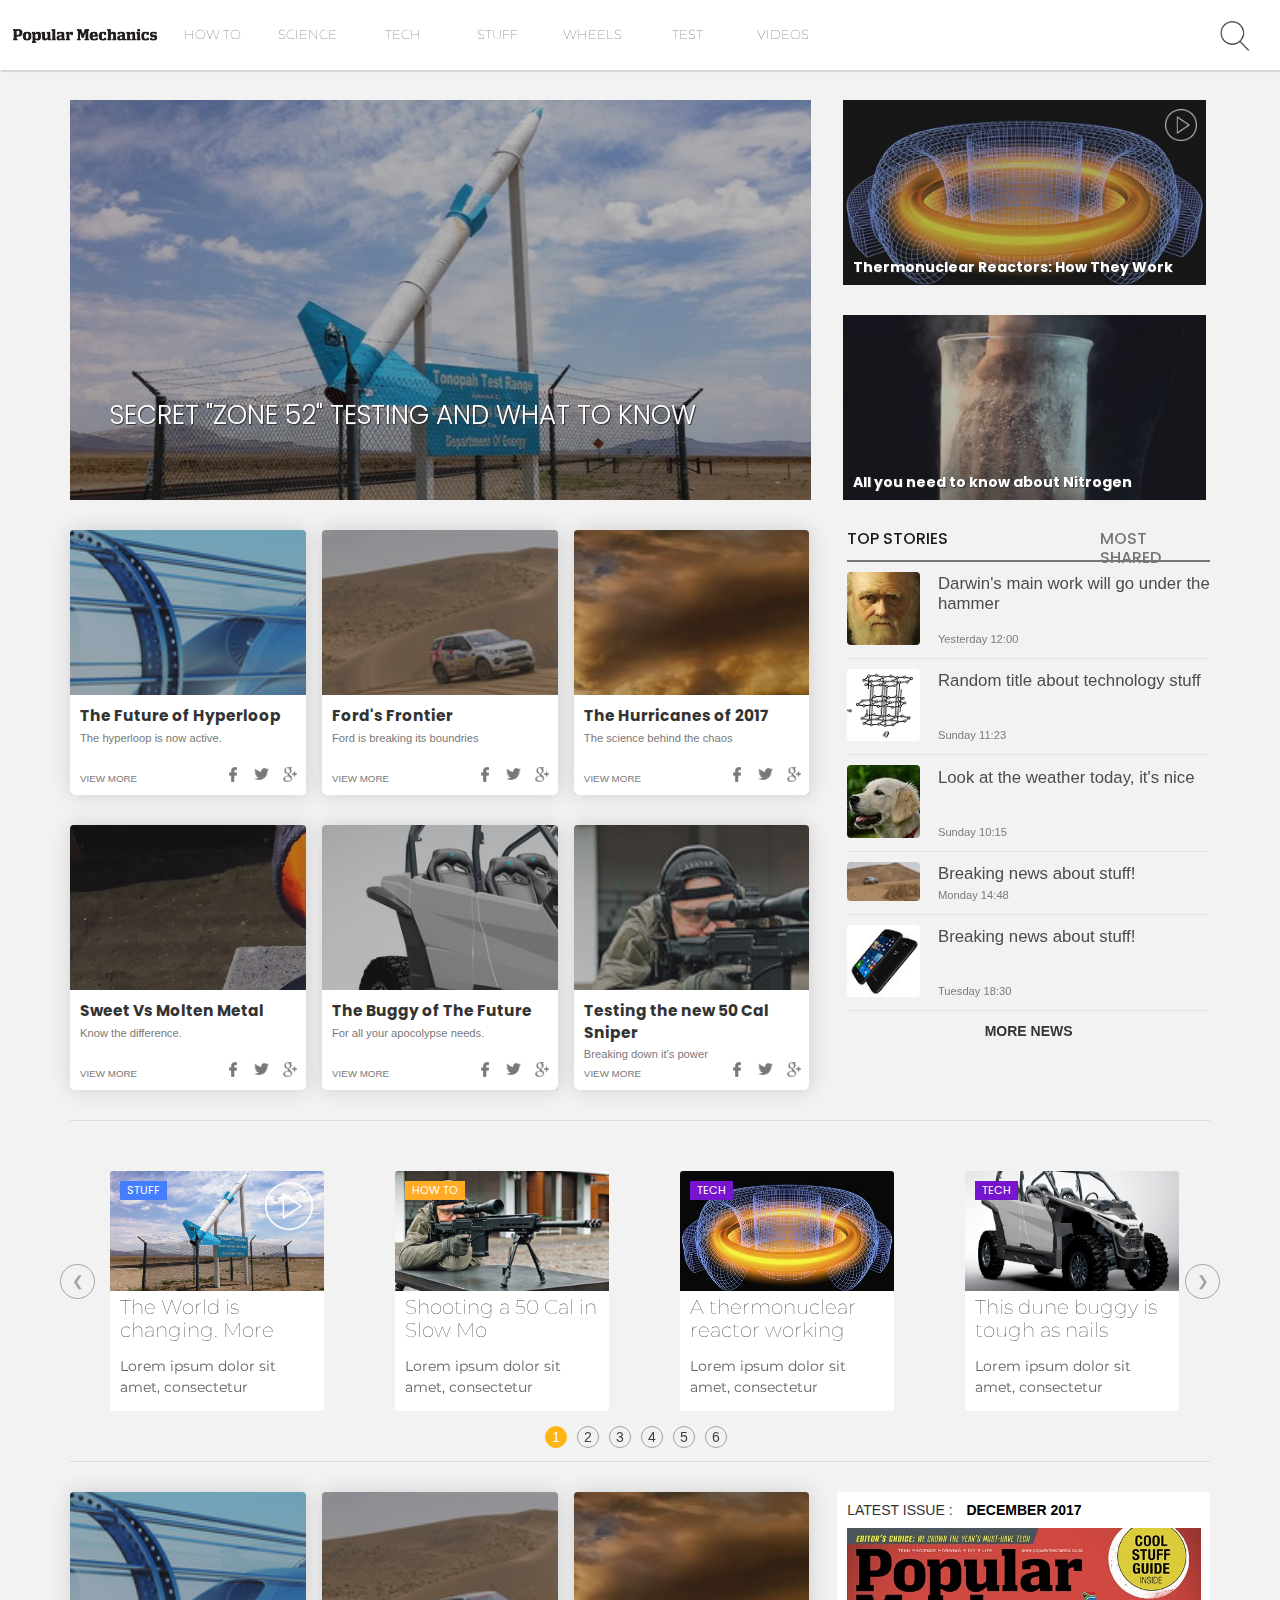
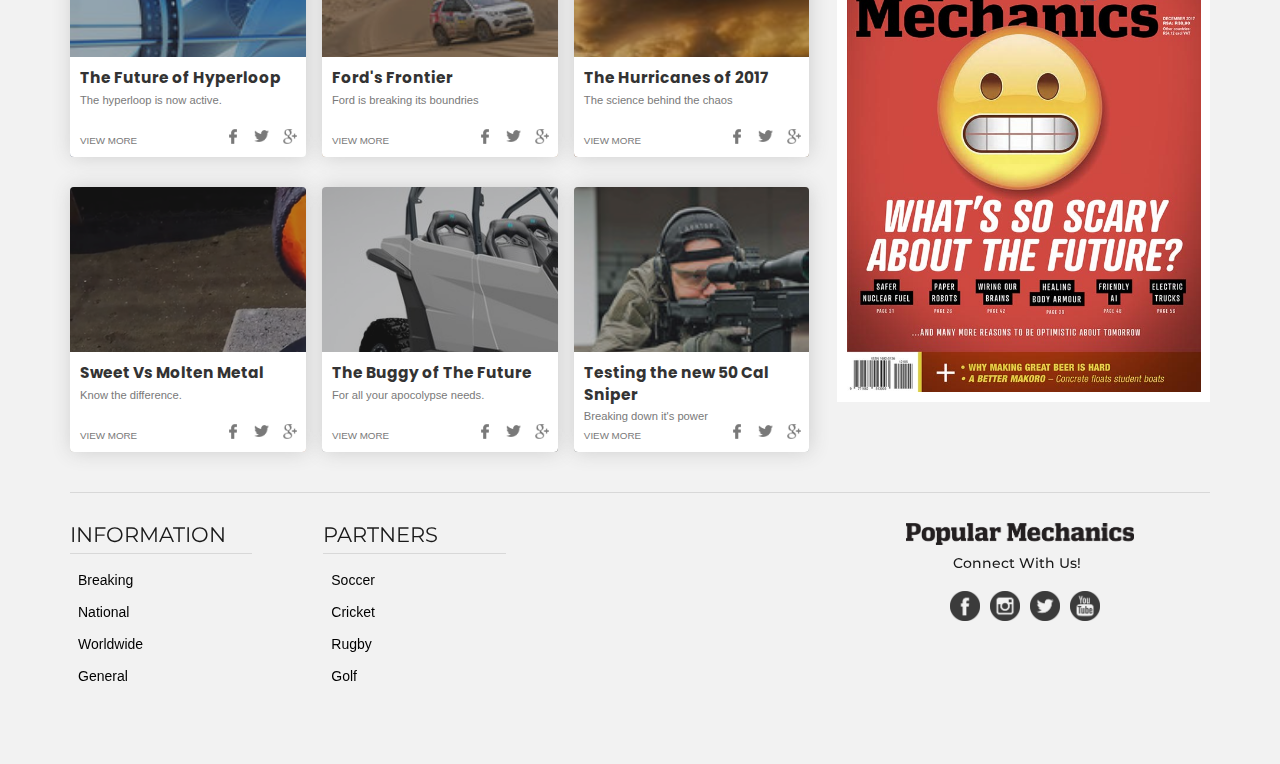
<file: index.html>
<!DOCTYPE>
<html lang="en">

<head>
    <meta charset="utf-8">
    <meta name="viewport" content="width=device-width, initial-scale=1, maximum-scale=1">
    <title>Popular Mechanics</title>
    <meta name="MobileOptimized" content="width">
    <meta name="HandheldFriendly" content="true">
    <meta name="author1" content="UX/UI Design, CSS, HTML, JS - Darian Steyn">

    <link rel="stylesheet" href="css/styles.css">
    <link rel="stylesheet" href="css/normalize.css">
    <link href="https://fonts.googleapis.com/css?family=Poppins:400,500,600" rel="stylesheet">
    <link href="https://fonts.googleapis.com/css?family=Montserrat:400,500|Open+Sans:400,600" rel="stylesheet">
    <link rel="icon" type="img/ico" href="img/pmFav.ico">

    <script src="js/jquery.min.js"></script>
</head>

<body class="index">
    <div class="header-bg col-12">
        <div class="nav-wrap col-12">
            <a href="index.html">
                <img class="logo" src="img/pmLogo.png">
            </a>

            <ul class="nav">
                <li class="nav-item">
                    <a href="#" class="nav-link" id="howTo">How To</a>
                    <ul class="sub-menu">
                        <li class="sub-item make">
                            <a href="#" class="sub-link">How To Make</a>
                        </li>

                        <li class="sub-item master">
                            <a href="#" class="sub-link">How To Master</a>
                        </li>

                        <li class="sub-item fix">
                            <a href="#" class="sub-link">How To Fix</a>
                        </li>
                    </ul>
                </li>

                <li class="nav-item">
                    <a href="#" class="nav-link" id="science">Science</a>
                </li>
                <li class="nav-item">
                    <a href="#" class="nav-link" id="tech">Tech</a>
                </li>
                <li class="nav-item">
                    <a href="#" class="nav-link" id="stuff">Stuff</a>
                </li>
                <li class="nav-item">
                    <a href="#" class="nav-link" id="wheels">Wheels</a>
                </li>

                <li class="nav-item">
                    <a href="#" class="nav-link" id="test">Test</a>
                </li>

                <li class="nav-item">
                    <a href="#" class="nav-link" id="videos">Videos</a>
                </li>

            </ul>

            <div class="search-wrap">
                <input type="checkbox" id="searchInput">
                <label id="search" for="searchInput" class="social-icon"></label>
                <div class="search-container" id="searchCont">
                    <input type="text" id="searchText" autofocus="autofocus">
                </div>
            </div>
            
            <a id="articleCancel" href="#">✕</a>
        </div>
        <!--END OF NAV WRAP-->

        <div id="mobileMenu">
            <input type="checkbox" id="mobileMenuInput">
            <label for="mobileMenuInput" id="menuLabel"></label>

            <div id="menuContent">

                <label for="mobileMenuInput" id="closeMenu">X</label>

                <img class="mobile-logo" src="img/pmLogo.png">

                <ul class="mobile-nav">
                    <li class="nav-item">
                        <a href="#" class="nav-link" id="howTo">How To</a>
                        <ul class="sub-menu">
                            <li class="sub-item make">
                                <a href="#" class="sub-link">How To Make</a>
                            </li>

                            <li class="sub-item master">
                                <a href="#" class="sub-link">How To Master</a>
                            </li>

                            <li class="sub-item fix">
                                <a href="#" class="sub-link">How To Fix</a>
                            </li>
                        </ul>
                    </li>

                    <li class="nav-item">
                        <a href="#" class="nav-link" id="science">Science</a>
                    </li>
                    <li class="nav-item">
                        <a href="#" class="nav-link" id="tech">Tech</a>
                    </li>
                    <li class="nav-item">
                        <a href="#" class="nav-link" id="stuff">Stuff</a>
                    </li>
                    <li class="nav-item">
                        <a href="#" class="nav-link" id="wheels">Wheels</a>
                    </li>

                    <li class="nav-item">
                        <a href="#" class="nav-link" id="test">Test</a>
                    </li>

                    <li class="nav-item">
                        <a href="#" class="nav-link" id="videos">Videos</a>
                    </li>

                </ul>
            </div>
        </div>
    </div>

    <div class="content-wrap">

        <div class="full-col col-12">
            <div class="top-carousel">

                <div class="grid col-9 post" id="main-article">
                    <a class="post-pop" href="#"></a>
                    <figure class="effect-lily">
                        <img src="img/science1.jpg" alt="img12" />
                        <figcaption>
                            <a class="articleLink" href="#" onclick="getArticleInfo(this)" data-img="img/science1.jpg"></a>
                            <div>
                                <h2>Secret "Zone 52" Testing and what to know</h2>
                                <p id="words" class="words">Scott Evans</p>
                                <p id="photos" class="photos">Jade Nelson</p>
                                <p id="date">April 11, 2017</p>
                            </div>
                            <span class="lrg category science" id="lrg-cat">Science</span>
                        </figcaption>
                    </figure>
                </div>

                <div class="right-grid col-3" id="right-grid">
                    <div class="block-1 post video col-12">
                        <span class="video-ico"></span>
                        <img src="img/science2.jpg">
                        <div class="block-desc-bg"></div>

                        <span class="category science">Science</span>
                        <a class="articleLink" href="#" onclick="getArticleInfo(this)" data-img="img/science2.jpg"></a>
                        <div class="block-desc">
                            <h2 class="block-heading">Thermonuclear Reactors: How They Work</h2>
                        </div>
                    </div>

                    <div class="block-1 post col-12">

                        <img src="img/howTo1.jpg">
                        <div class="block-desc-bg"></div>

                        <span class="category how-to">How To</span>
                        <a class="articleLink" href="#" onclick="getArticleInfo(this)" data-img="img/howTo1.jpg"></a>
                        <div class="block-desc">
                            <h2 class="block-heading">All you need to know about Nitrogen</h2>
                        </div>
                            
                    </div>

                </div>

            </div>
            <!--END OF TOP CAROUSEL-->

            <div class="left-col col-9">
                <div class="std-grid col-12">
                    <div class="std-grid-block post col-3">
                        <img src="img/tech1.jpg">
                        <div class="block-desc-bg"></div>

                        <span class="category tech">Tech</span>
                        <a class="articleLink" href="#" onclick="getArticleInfo(this)" data-img="img/tech1.jpg"></a>
                        <div class="block-desc">
                            <h2 class="block-heading">The Future of Hyperloop</h2>
                            <p class="block-ex">The hyperloop is now active.</p>
                            <a href="#" class="std-grid-view">View More</a>
                            <ul class="share-list">
                                <li class="share-item">
                                    <a class="share-link" href="#" id="faceShare"></a>
                                </li>

                                <li class="share-item">
                                    <a class="share-link" href="#" id="twitShare"></a>
                                </li>

                                <li class="share-item">
                                    <a class="share-link" href="#" id="gooShare"></a>
                                </li>
                            </ul>
                        </div>
                    </div>

                    <div class="std-grid-block post col-3">
                        <img src="img/wheels1.jpg">
                        <div class="block-desc-bg"></div>

                        <span class="category wheels">Wheel</span>
                        <div class="block-desc">
                            <h2 class="block-heading">Ford's Frontier</h2>
                            <p class="block-ex">Ford is breaking its boundries</p>
                            <a href="#" class="std-grid-view">View More</a>
                            <ul class="share-list">
                                <li class="share-item">
                                    <a class="share-link" href="#" id="faceShare"></a>
                                </li>

                                <li class="share-item">
                                    <a class="share-link" href="#" id="twitShare"></a>
                                </li>

                                <li class="share-item">
                                    <a class="share-link" href="#" id="gooShare"></a>
                                </li>
                            </ul>
                        </div>
                    </div>

                    <div class="std-grid-block post col-3">
                        <img src="img/stuff1.jpg">
                        <div class="block-desc-bg"></div>

                        <span class="category stuff">Stuff</span>
                        <div class="block-desc">
                            <h2 class="block-heading">The Hurricanes of 2017</h2>
                            <p class="block-ex">The science behind the chaos</p>
                            <a href="#" class="std-grid-view">View More</a>
                            <ul class="share-list">
                                <li class="share-item">
                                    <a class="share-link" href="#" id="faceShare"></a>
                                </li>

                                <li class="share-item">
                                    <a class="share-link" href="#" id="twitShare"></a>
                                </li>

                                <li class="share-item">
                                    <a class="share-link" href="#" id="gooShare"></a>
                                </li>
                            </ul>
                        </div>
                    </div>

                </div>
                <!--END OF STANDARD GRID 1-->

                <div class="std-grid col-12">
                    <div class="std-grid-block post col-3">
                        <img src="img/stuff2.png">
                        <div class="block-desc-bg"></div>

                        <span class="category how-to">HOW TO</span>
                        <div class="block-desc">
                            <h2 class="block-heading">Sweet Vs Molten Metal</h2>
                            <p class="block-ex">Know the difference.</p>
                            <a href="#" class="std-grid-view">View More</a>
                            <ul class="share-list">
                                <li class="share-item">
                                    <a class="share-link" href="#" id="faceShare"></a>
                                </li>

                                <li class="share-item">
                                    <a class="share-link" href="#" id="twitShare"></a>
                                </li>

                                <li class="share-item">
                                    <a class="share-link" href="#" id="gooShare"></a>
                                </li>
                            </ul>
                        </div>
                    </div>

                    <div class="std-grid-block post col-3">
                        <img src="img/wheels2.jpg">
                        <div class="block-desc-bg"></div>

                        <span class="category stuff">Stuff</span>
                        <div class="block-desc">
                            <h2 class="block-heading">The Buggy of The Future</h2>
                            <p class="block-ex">For all your apocolypse needs.</p>
                            <a href="#" class="std-grid-view">View More</a>
                            <ul class="share-list">
                                <li class="share-item">
                                    <a class="share-link" href="#" id="faceShare"></a>
                                </li>

                                <li class="share-item">
                                    <a class="share-link" href="#" id="twitShare"></a>
                                </li>

                                <li class="share-item">
                                    <a class="share-link" href="#" id="gooShare"></a>
                                </li>
                            </ul>
                        </div>
                    </div>

                    <div class="std-grid-block post col-3 last-block">
                        <img src="img/video2.jpg">
                        <div class="block-desc-bg"></div>

                        <span class="category test">Test</span>
                        <div class="block-desc">
                            <h2 class="block-heading">Testing the new 50 Cal Sniper</h2>
                            <p class="block-ex">Breaking down it's power</p>
                            <a href="#" class="std-grid-view">View More</a>
                            <ul class="share-list">
                                <li class="share-item">
                                    <a class="share-link" href="#" id="faceShare"></a>
                                </li>

                                <li class="share-item">
                                    <a class="share-link" href="#" id="twitShare"></a>
                                </li>

                                <li class="share-item">
                                    <a class="share-link" href="#" id="gooShare"></a>
                                </li>
                            </ul>
                        </div>
                    </div>

                </div>
                <!--END OF STANDARD GRID 2-->
            </div>
            <!--END OF LEFT COL-->

            <div class="right-col col-3">

                <div class="tstories-shared-wrap">
                    <ul class="tstories-shared-head">
                        <li class="top-stories">
                            <input type="checkbox" id="top-stories" class="sidebar-option">
                            <label for="top-stories" class="tstories-shared-btn">Top Stories</label>

                            <div class="top-stories-cont">
                                <ul id="top-stories-list">
                                    <li class="tstories-item">
                                        <img class="top-img" src="img/darwin.jpg">
                                        <p class="tstories-text">Darwin's main work will go under the hammer</p>
                                        <p class="tstories-time">Yesterday 12:00</p>
                                        <span class="category science">
                                            <span class="spacer"></span>
                                            <span class="cat-text top">Science</span>
                                        </span>
                                    </li>

                                    <li class="tstories-item">
                                        <img class="top-img" src="img/diamondStructure.png">
                                        <p class="tstories-text">Random title about technology stuff</p>
                                        <p class="tstories-time">Sunday 11:23</p>
                                        <span class="category tech">
                                            <span class="spacer"></span>
                                            <span class="cat-text top">Tech</span>
                                        </span>
                                    </li>

                                    <li class="tstories-item">
                                        <img class="top-img" src="img/dog.jpg">
                                        <p class="tstories-text">Look at the weather today, it's nice</p>
                                        <p class="tstories-time">Sunday 10:15</p>
                                        <span class="category stuff">
                                            <span class="spacer"></span>
                                            <span class="cat-text top">Stuff</span>
                                        </span>
                                    </li>

                                    <li class="tstories-item">
                                        <img class="top-img" src="img/wheels1.jpg">
                                        <p class="tstories-text">Breaking news about stuff!</p>
                                        <p class="tstories-time">Monday 14:48</p>
                                        <span class="category how-to">
                                            <span class="spacer"></span>
                                            <span class="cat-text top">How To</span>
                                        </span>
                                    </li>

                                    <li class="tstories-item">
                                        <img class="top-img" src="img/windowsPhone.jpg">
                                        <p class="tstories-text">Breaking news about stuff!</p>
                                        <p class="tstories-time">Tuesday 18:30</p>
                                        <span class="category how-to">
                                            <span class="spacer"></span>
                                            <span class="cat-text top">How To</span>
                                        </span>
                                    </li>
                                </ul>

                                <button id="moreNews">More News</button>
                            </div>
                        </li>
                        <li class="most-shared">
                            <input type="checkbox" id="most-shared" class="sidebar-option">
                            <label for="most-shared" class="tstories-shared-btn">Most Shared</label>

                            <div class="most-shared-cont">
                                <ul id="most-shared-list">
                                    <li class="tstories-item">
                                        <p>A title to check most shared!</p>
                                        <span class="category how-to">
                                            <span class="spacer"></span>
                                            <span class="cat-text">How To</span>
                                        </span>
                                    </li>

                                    <li class="tstories-item">
                                        <p>Random title about technology stuff</p>
                                        <span class="category tech">
                                            <span class="spacer"></span>
                                            <span class="cat-text">Tech</span>
                                        </span>
                                    </li>

                                    <li class="tstories-item">
                                        <p>Another technology title which has text</p>
                                        <span class="category tech">
                                            <span class="spacer"></span>
                                            <span class="cat-text">Tech</span>
                                        </span>
                                    </li>

                                    <li class="tstories-item">
                                        <p>Breaking news about stuff!</p>
                                        <span class="category science">
                                            <span class="spacer"></span>
                                            <span class="cat-text">Science</span>
                                        </span>
                                    </li>

                                    <li class="tstories-item">
                                        <p>Travel the world today</p>
                                        <span class="category wheels">
                                            <span class="spacer"></span>
                                            <span class="cat-text">Wheels</span>
                                        </span>
                                    </li>


                                </ul>
                            </div>

                        </li>
                    </ul>
                </div>

            </div>
            <!-- END OF RIGHT COL -->
        </div>
        <!--END OF FULL COL-->

        <div class="slider-grid col-12">
            <div class="col-12 video">
                <a href="#" class="slider-link">
                    <span class="video-ico"></span>
                    <span class="category stuff">Stuff</span>

                    <div class="img-container">
                        <img src="img/science1.jpg">
                    </div>

                    <h2 class="block-heading">The World is changing. More Rockets</h2>
                    <p class="slider-desc">
                        Lorem ipsum dolor sit amet, consectetur adipiscing elit. Ut sed felis elementum, scelerisque sem et, lacinia sapien.
                    </p>
                </a>
            </div>

            <div class="col-12">
                <a href="#" class="slider-link">
                    <span class="category how-to">How To</span>
                    <div class="img-container">
                        <img src="img/video2.jpg">
                    </div>
                    <h2 class="block-heading">Shooting a 50 Cal in Slow Mo</h2>
                    <p class="slider-desc">
                        Lorem ipsum dolor sit amet, consectetur adipiscing elit. Ut sed felis elementum, scelerisque sem et, lacinia sapien.
                    </p>
                </a>
            </div>

            <div class="col-12">
                <a href="#" class="slider-link">
                    <span class="category tech">Tech</span>
                    <div class="img-container">
                        <img src="img/science2.jpg">
                    </div>
                    <h2 class="block-heading">A thermonuclear reactor working</h2>
                    <p class="slider-desc">
                        Lorem ipsum dolor sit amet, consectetur adipiscing elit. Ut sed felis elementum, scelerisque sem et, lacinia sapien. Aenean
                        gravida pulvinar convallis.
                    </p>
                </a>
            </div>


            <div class="col-12">
                <a href="#" class="slider-link">
                    <span class="category tech">Tech</span>
                    <div class="img-container">
                        <img src="img/wheels2.jpg">
                    </div>
                    <h2 class="block-heading">This dune buggy is tough as nails</h2>
                    <p class="slider-desc">
                        Lorem ipsum dolor sit amet, consectetur adipiscing elit. Ut sed felis elementum, scelerisque sem et, lacinia sapien. Aenean
                        gravida pulvinar convallis.
                    </p>
                </a>
            </div>

            <div class="col-12">
                <a href="#" class="slider-link">
                    <span class="category tech">Tech</span>
                    <div class="img-container">
                        <img src="img/wheels1.jpg">
                    </div>
                    <h2 class="block-heading">This dune buggy is tough as nails</h2>
                    <p class="slider-desc">
                        Lorem ipsum dolor sit amet, consectetur adipiscing elit. Ut sed felis elementum, scelerisque sem et, lacinia sapien. Aenean
                        gravida pulvinar convallis.
                    </p>
                </a>
            </div>

            <div class="col-12">
                <a href="#" class="slider-link">
                    <span class="category tech">Tech</span>
                    <div class="img-container">
                        <img src="img/tech2.jpg">
                    </div>
                    <h2 class="block-heading">This dune buggy is tough as nails</h2>
                    <p class="slider-desc">
                        Lorem ipsum dolor sit amet, consectetur adipiscing elit. Ut sed felis elementum, scelerisque sem et, lacinia sapien. Aenean
                        gravida pulvinar convallis.
                    </p>
                </a>
            </div>
        </div>
        <!--END OF SLIDER GRID-->

        <div class="left-col col-9">
            <div class="std-grid col-12">
                <div class="std-grid-block post col-3">
                    <img src="img/tech1.jpg">
                    <div class="block-desc-bg"></div>

                    <span class="category tech">Tech</span>
                    <div class="block-desc">
                        <h2 class="block-heading">The Future of Hyperloop</h2>
                        <p class="block-ex">The hyperloop is now active.</p>
                        <a href="#" class="std-grid-view">View More</a>
                        <ul class="share-list">
                            <li class="share-item">
                                <a class="share-link" href="#" id="faceShare"></a>
                            </li>

                            <li class="share-item">
                                <a class="share-link" href="#" id="twitShare"></a>
                            </li>

                            <li class="share-item">
                                <a class="share-link" href="#" id="gooShare"></a>
                            </li>
                        </ul>
                    </div>
                </div>

                <div class="std-grid-block post col-3">
                    <img src="img/wheels1.jpg">
                    <div class="block-desc-bg"></div>

                    <span class="category wheels">Wheel</span>
                    <div class="block-desc">
                        <h2 class="block-heading">Ford's Frontier</h2>
                        <p class="block-ex">Ford is breaking its boundries</p>
                        <a href="#" class="std-grid-view">View More</a>
                        <ul class="share-list">
                            <li class="share-item">
                                <a class="share-link" href="#" id="faceShare"></a>
                            </li>

                            <li class="share-item">
                                <a class="share-link" href="#" id="twitShare"></a>
                            </li>

                            <li class="share-item">
                                <a class="share-link" href="#" id="gooShare"></a>
                            </li>
                        </ul>
                    </div>
                </div>

                <div class="std-grid-block post col-3">
                    <img src="img/stuff1.jpg">
                    <div class="block-desc-bg"></div>

                    <span class="category stuff">Stuff</span>
                    <div class="block-desc">
                        <h2 class="block-heading">The Hurricanes of 2017</h2>
                        <p class="block-ex">The science behind the chaos</p>
                        <a href="#" class="std-grid-view">View More</a>
                        <ul class="share-list">
                            <li class="share-item">
                                <a class="share-link" href="#" id="faceShare"></a>
                            </li>

                            <li class="share-item">
                                <a class="share-link" href="#" id="twitShare"></a>
                            </li>

                            <li class="share-item">
                                <a class="share-link" href="#" id="gooShare"></a>
                            </li>
                        </ul>
                    </div>
                </div>

            </div>
            <!--END OF STANDARD GRID 1-->

            <div class="std-grid col-12">
                <div class="std-grid-block post col-3">
                    <img src="img/stuff2.png">
                    <div class="block-desc-bg"></div>

                    <span class="category how-to">HOW TO</span>
                    <div class="block-desc">
                        <h2 class="block-heading">Sweet Vs Molten Metal</h2>
                        <p class="block-ex">Know the difference.</p>
                        <a href="#" class="std-grid-view">View More</a>
                        <ul class="share-list">
                            <li class="share-item">
                                <a class="share-link" href="#" id="faceShare"></a>
                            </li>

                            <li class="share-item">
                                <a class="share-link" href="#" id="twitShare"></a>
                            </li>

                            <li class="share-item">
                                <a class="share-link" href="#" id="gooShare"></a>
                            </li>
                        </ul>
                    </div>
                </div>

                <div class="std-grid-block post col-3">
                    <img src="img/wheels2.jpg">
                    <div class="block-desc-bg"></div>

                    <span class="category stuff">Stuff</span>
                    <div class="block-desc">
                        <h2 class="block-heading">The Buggy of The Future</h2>
                        <p class="block-ex">For all your apocolypse needs.</p>
                        <a href="#" class="std-grid-view">View More</a>
                        <ul class="share-list">
                            <li class="share-item">
                                <a class="share-link" href="#" id="faceShare"></a>
                            </li>

                            <li class="share-item">
                                <a class="share-link" href="#" id="twitShare"></a>
                            </li>

                            <li class="share-item">
                                <a class="share-link" href="#" id="gooShare"></a>
                            </li>
                        </ul>
                    </div>
                </div>

                <div class="std-grid-block post col-3 last-block">
                    <img src="img/video2.jpg">
                    <div class="block-desc-bg"></div>

                    <span class="category test">Test</span>
                    <div class="block-desc">
                        <h2 class="block-heading">Testing the new 50 Cal Sniper</h2>
                        <p class="block-ex">Breaking down it's power</p>
                        <a href="#" class="std-grid-view">View More</a>
                        <ul class="share-list">
                            <li class="share-item">
                                <a class="share-link" href="#" id="faceShare"></a>
                            </li>

                            <li class="share-item">
                                <a class="share-link" href="#" id="twitShare"></a>
                            </li>

                            <li class="share-item">
                                <a class="share-link" href="#" id="gooShare"></a>
                            </li>
                        </ul>
                    </div>
                </div>

            </div>
            <!--END OF STANDARD GRID 2-->
        </div>
        <!--END OF LEFT COL 2-->

        <div class="right-col col-3">
            <div class="latestContainer">
                <p class="latestText">Latest Issue : </p>
                <span id="issueDate">December 2017</span>
                <img class="latestImg" src="img/currentIssueDecember.jpg">
            </div>
        </div>
        <!-- END OF RIGHT COL 2-->

        <div class="footer-wrap col-12">
            <div class="footer-nav-wrap nav-wrap col-8">
                <div class="footer-nav-bot">
                    <ul>
                        <li class="extra-info-li">
                            <span>Information</span>
                            <ul>
                                <li>Breaking</li>
                                <li>National</li>
                                <li>Worldwide</li>
                                <li>General</li>
                            </ul>
                        </li>

                        <li class="extra-info-li">
                            <span>Partners</span>
                            <ul>
                                <li>Soccer</li>
                                <li>Cricket</li>
                                <li>Rugby</li>
                                <li>Golf</li>
                            </ul>
                        </li>
                        
                    </ul>
                </div>
            </div>

            <div class="social-footer-wrap col-4">
                <img src="img/pmLogo.png" class="logo2">
                <p>Connect With Us!</p>
                <ul>
                    <li>
                        <span id="face" class="social-icon"></span>
                    </li>

                    <li>
                        <span id="insta" class="social-icon"></span>
                    </li>

                    <li>
                        <span id="twit" class="social-icon"></span>
                    </li>

                    <li>
                        <span id="you" class="social-icon"></span>
                    </li>
                </ul>
            </div>
        </div>

        <!--SCROLL TO TOP-->
        <span class="scroll-top" id="scroll-top"></span>

    </div>
    <!--END OF CONTENT WRAP-->

    <!-- ARTICLE OVERLAY -->
    <div id="articleOverlay">

        <div class="article-header col-12">
            <span id="articleHeadOverlay"></span>
    
            <img id="headerImg" src="img/science3.jpg">
    
            <div class="article-head-info">
                <span class="category science">
                    <span class="cat-text">Science</span>
                </span>
                <h1 class="article-heading">The Boson Reactor</h1>
                <p class="article-head-desc">
                    Lorem ipsum dolor sit amet, consectetur adipiscing elit. Nullam mollis sit amet sapien quis elementum. Sed nec ante sed augue consectetur dapibus.              
                </p>
            </div>
        </div>

        <div class="full-col col-12">

            <div class="left-col col-9">

                <div class="article-content col-12" id="articleCont">
                    <p id="topPara" class="article-text">
                        When the Space Shuttle program was officially closed on July 21, 2011, not only the era of manned orbital shuttles ended, but in a sense the whole era of "winged romance", known for many attempts to make from the plane more than just an airplane. Early experiments with the installation of a rocket engine on a winged vehicle date back to the late 1920s. The rocket was also the X-1 (1947) - the first ever manned aircraft that overcame the speed of sound. Its fuselage was in the form of an enlarged machine gun bullet of 12.7 mm caliber, and the rocket engine burned ordinary alcohol in its chamber with the help of liquid oxygen.
                    </p>

                    <div class="article-img-wrap col-12">
                        <img class="article-img" src="img/articleImg1.jpg">
                        <p class="img-caption">Random caption for the image above.</p>
                    </div>

                    <p class="article-text">
                        When the Space Shuttle program was officially closed on July 21, 2011, not only the era of manned orbital shuttles ended, but in a sense the whole era of "winged romance", known for many attempts to make from the plane more than just an airplane. Early experiments with the installation of a rocket engine on a winged vehicle date back to the late 1920s. The rocket was also the X-1 (1947) - the first ever manned aircraft that overcame the speed of sound. Its fuselage was in the form of an enlarged machine gun bullet of 12.7 mm caliber, and the rocket engine burned ordinary alcohol in its chamber with the help of liquid oxygen.
                    </p>

                    <p class="article-text">
                        When the Space Shuttle program was officially closed on July 21, 2011, not only the era of manned orbital shuttles ended, but in a sense the whole era of "winged romance", known for many attempts to make from the plane more than just an airplane. Early experiments with the installation of a rocket engine on a winged vehicle date back to the late 1920s. The rocket was also the X-1 (1947) - the first ever manned aircraft that overcame the speed of sound. Its fuselage was in the form of an enlarged machine gun bullet of 12.7 mm caliber, and the rocket engine burned ordinary alcohol in its chamber with the help of liquid oxygen.
                    </p>

                    <div class="article-img-wrap col-12">
                        <img class="article-img" src="img/articleImg2.jpg">
                        <p class="img-caption">A different caption for variation.</p>
                    </div>
                </div>
            </div>

        </div>

        <!--SCROLL TO TOP-->
        <span class="scroll-top" id="scroll-top"></span>
    </div>

    <!--SCRIPTS-->

    <script src="js/main.js"></script>
</body>

</html>
</file>
<file: css/styles.css>
/*DEFAULT STYLES*/

html {
    -webkit-font-smoothing: antialiased;
}

* {
    box-sizing: border-box;
}

a {
    text-decoration: none;
}

body {
    margin: 0;
    padding: 0;
    font-family: 'Oswald' ,sans-serif;
    font-size: 14px;
    background-color: #f2f2f2;
    -webkit-backface-visibility: hidden;
}

.stop-scrolling{
    overflow: hidden;
}

ul {
    padding: 0;
    margin: 0;
    list-style-type: none;
}

iframe{
    width: 100%;
}

input[type="checkbox"]{
    display: none;
}

/*COLUMN SETUP*/
.fix {
  clear: both; }

.text-center {
  text-align: center; }

.col-1 {
  width: 8.33%; }

.col-2 {
  width: 16.66%; }

.col-3 {
  width: 25%; }

.col-4 {
  width: 33.33%; }

.col-5 {
  width: 41.66%; }

.col-6 {
  width: 50%; }

.col-7 {
  width: 58.33%; }

.col-8 {
  width: 66.66%; }

.col-9 {
  width: 75%; }

.col-10 {
  width: 83.33%; }

.col-11 {
  width: 91.66%; }

.col-12 {
  width: 100%; }

* {
  box-sizing: border-box; }
  
[class *=col-] {
    float: left;
}

.content-wrap {
    position: relative;
    top: 100px;
    max-width: 1140px;
    display: block;
    margin: 0 auto;
    float: none;
}

.index .left-col{
    position: relative;
    width: 65%
}

/*HEADER/ NAVBAR STYLES*/

.header-bg {
    position: fixed;
    display: inline-block;
    height: 70px;
    background-color: white;
    z-index: 6;
    box-shadow: 1px 2px 1px #d8d7d7;
}

.header-ad-wrap{
    float: right;
}

.header-ad-wrap img {
    float: right;
    width: 100%;
}

.divider {
	height: 70px;
}

/*TOP OF NAVIGATION - HEADER-WRAP*/

.header-wrap {
	height: 110px;
    padding: 10px 0;
}

.header-wrap .social-footer-wrap ul {
    margin: 8px auto;
}

.logo {
    margin: 0;
    width: 220px;
    float: left;
    padding: 10px;
}

.social-header-wrap {
	position: relative;
}

.search-wrap {
    position: relative;
    right: 30px;
    display: table;
    float: right;
    height: 30px;
    width: 250px;
    margin-top: 5px;
}

.social-list li{
    float: left;
    padding-left: 20px;
}

#faceW {
	background-image: url(../img/face1.png);
}

#faceW:hover {
	background-image: url(../img/face2.png);
}

#twitW {
	background-image: url(../img/twit1.png);
}

#twitW:hover {
	background-image: url(../img/twit2.png);
}

#instaW {
	background-image: url(../img/insta1.png);
}

#instaW:hover {
	background-image: url(../img/insta2.png);
}

#youW{
    background-image: url(../img/you1.png);
}

#youW:hover{
    background-image: url(../img/you2.png);
}

/*SEARCH STYLES*/

.search-container{
    position: absolute;
    top: -5%;
    left: 0%;
    width: 0;
    height: 100%;
    z-index: -1;
    opacity: 0;
    -webkit-transition: width 0.4s ease, opacity 0.4s ease;
    -moz-transition: width 0.4s ease, opacity 0.4s ease;
    -o-transition: width 0.4s ease, opacity 0.4s ease;
    transition: width 0.4s ease, opacity 0.4s ease;
}

input#searchInput:checked ~ #searchCont{
    opacity: 1;
    width: 85%;
    z-index: 2;
}

input#searchText {
    position: absolute;
    background-color: #e2e2e2;
    border-radius: 20px;
    width: 100%;
    height: 100%;
    border: none;
    color: #333;
    padding-left: 15px;
}

input#searchText:focus{
    outline: none;
}

/*TOP OF NAVIGATION - SUBSCRIBE*/

.subscribe-wrap {
	display: inline-block;
    float: right;
    margin-left: 20px;
    margin-top: 4px;
}

.subscribe-wrap a{
    font-family: 'Poppins', sans-serif;
	color: #fcb514;
    font-size: 1.1em;
    text-transform: uppercase;
}

.subscribe-wrap a:after{
    content: '!';
    padding-left: 3px;
    font-weight: 600;
    font-size: 1.2em;
    opacity: 0;
    -webkit-transition: opacity 0.25s ease;
    -moz-transition: opacity 0.25s ease;
    -o-transition: opacity 0.25s ease;
    transition: opacity 0.25s ease;
}

.subscribe-wrap a:hover:after{
    opacity: 1;
}

/*NAVIGATION BAR STYLES*/

.header-bg .nav-wrap {
    position: absolute;
    height: 40px;
    max-width: 1400px;
    margin: auto;
    left: 0;
    right: 0;
    bottom: 20%;
}

.header-bg .nav-wrap.fixed{
    max-width: 1100px;
}

.logo-li{
    float: left;
    width: 150px;
    text-align: center;
    padding: 12px;
    position: relative;
    cursor: pointer;
}


.nav-link::after {
    position: absolute;
    content: '';
    top:0;
    left: 0;
    width: 0;
    height: 100%;
    transform-origin:left;
    -webkit-transition: width 0.25s ease;
    -moz-transition: width 0.25s ease;
    -o-transition: width 0.25s ease;
    transition: width 0.25s ease;
    z-index:-1;
}

.nav {
    list-style: none;
    font-weight: bold;
    margin-bottom: 10px;
    float: left;
}

.nav-item {
    float: left;
    margin-right: 10px;
    position: relative;
}
.nav-link {
    font-family: 'Montserrat', sans-serif;
    padding: 12px;
    display: block;
    color: #333;
    text-decoration: none;
    width: 100px;
    font-weight: 100;
    text-transform: uppercase;
    text-align: center;
}

.nav-link:hover {
    color: #fff;
}

.nav-item:hover .nav-link::after {
    width: 100%;
}

/*--- DROPDOWN ---*/
.nav .sub-menu {
    background-color: #fff;
    list-style: none;
    position: absolute;
    left: -9999px;
    width: 170px;
}

.nav .sub-menu .sub-item {
    padding: 20px;
    float: none;
}

.nav .sub-menu .sub-link {
    white-space: nowrap;
    color: #333;
}

.nav .nav-item:hover .sub-menu {
    left: 0;
}

.nav .nav-item:hover .sub-menu .sub-link {
    text-decoration: none;
}

.sub-item{
    cursor: pointer;
}

.sub-item:hover .sub-link{
    color: white;
}

.sub-item.make:hover{
    background-color: #ff9026;
}

.sub-item.master:hover{
    background-color: #ff7026;
}

.sub-item.fix:hover{
    background-color: #ff5026;
}

/*NAV DROPDOWNS - HOW-TO*/

.how-to{
    background-color: #ffab26;
}

#howTo::after{
    background-color: #ffab26;
}

/*NAV DROPDOWNS - SCIENCE*/

.science{
    background-color: #b9220e;
}

#science::after{
    background-color: #b9220e;
}

/*NAV DROPDOWNS - TECH*/

.tech{
    background-color: #7714ce;
}

#tech::after{
    background-color: #7714ce;
}

/*NAV DROPDOWNS - STUFF*/

.stuff{
    background-color: #447eff;
}

#stuff::after{
    background-color: #447eff;
}

/*NAV DROPDOWNS - WEATHER*/

.wheels{
    background-color: #2ed1ff;
}

#wheels::after{
    background-color: #2ed1ff;
}

/*NAV DROPDOWNS - TEST*/

.test{
    background-color: #35bc00;
}

#test::after{
    background-color: #35bc00;
}

/*NAV DROPDOWNS - VIDEOS*/

#videos::after{
    background-color: #ffce3a;
}


/*FULL-COL STYLES*/

.full-col {
	float: left;
    position: relative;
}

/*LEFT-COL STYLES - TOP CAROUSEL*/

/*GRID HOVER EFFECTS*/

.grid {
    max-height: 400px;
    min-height: 400px;
    width: 65%;
    margin: 0px 15px 30px 0px;
}

.grid figure {
	position: relative;
	float: left;
	overflow: hidden;
    width: 100%;
	margin: 0;
	max-height: 400px;
	background: #151515;
	text-align: center;
    cursor: pointer;
    /* border-radius: 4px; */
}

.grid figure img {
	position: relative;
	display: block;
	max-width: 100%;
	opacity: 0.9;
}

.grid figure figcaption {
	color: #fff;
	text-transform: uppercase;
	font-size: 1.25em;
	-webkit-backface-visibility: hidden;
	backface-visibility: hidden;
}

.grid figure figcaption::before,
.grid figure figcaption::after {
	pointer-events: none;
}

.grid figure figcaption,
.grid figure figcaption > a {
	position: absolute;
	top: 0;
	left: 0;
	width: 100%;
	height: 100%;
}

/* Anchor will cover the whole item by default */
/* For some effects it will show as a button */
.grid figure figcaption > a {
	z-index: 3;
	text-indent: 200%;
	white-space: nowrap;
	font-size: 0;
	opacity: 0;
}

.grid figure h2 {
	font-weight: 300;
    font-family: 'Poppins', sans-serif;
}

.grid figure h2 span {
	font-weight: 800;
}

.grid figure h2,
.grid figure p {
	margin: 5px;
    text-shadow: 1px 1px 1px #333
}

.grid figure p {
	letter-spacing: 1px;
	font-size: 68.5%;
}

/* Individual effects */

figure.effect-lily img {
	max-width: none;
	width: -webkit-calc(100% + 50px);
	width: calc(100% + 50px);
	opacity: 0.7;
	-webkit-transition: opacity 0.35s, -webkit-transform 0.35s;
	transition: opacity 0.35s, transform 0.35s;
	-webkit-transform: translate3d(-40px,0, 0);
	transform: translate3d(-40px,0,0);
    min-height: 360px;
}

figure.effect-lily figcaption {
	text-align: left;
}

figure.effect-lily figcaption > div.med-info {
	position: absolute;
	bottom: 100px;
	left: 0;
	padding: 2em;
	width: 100%;
	height: 45%;
}

figure.effect-lily figcaption > div {
	position: absolute;
	bottom: 0;
	left: 0;
	padding: 2em;
	width: 100%;
	height: 45%;
}

figure.effect-lily h2,
figure.effect-lily p {
	-webkit-transform: translate3d(0,40px,0);
	transform: translate3d(0,40px,0);
}

figure.effect-lily h2 {
	-webkit-transition: -webkit-transform 0.35s;
	transition: transform 0.35s;
}

figure.effect-lily p {
    float: left;
	color: rgba(255,255,255,0.8);
	opacity: 0;
	-webkit-transition: opacity 0.2s, -webkit-transform 0.35s;
	transition: opacity 0.2s, transform 0.35s;
}

figure.effect-lily:hover img,
figure.effect-lily:hover p {
	opacity: 1;
}

figure.effect-lily:hover img,
figure.effect-lily:hover h2,
figure.effect-lily:hover p {
	-webkit-transform: translate3d(0,0,0);
	transform: translate3d(0,0,0);
}

figure.effect-lily:hover p {
	-webkit-transition-delay: 0.05s;
	transition-delay: 0.05s;
	-webkit-transition-duration: 0.35s;
	transition-duration: 0.35s;
}

figure.effect-lily:hover .category {
    left: 10px;
}

.effect-lily .category{
	position: absolute;
    top: 10px;
    left: 10px;
}

.category {
	font-family: 'Poppins', sans-serif;
    padding: 0 13px;
    color: white;
    text-transform: uppercase;
    padding: 5px 10px;
    display: table-cell;
    vertical-align: middle;
    text-align:center;
}

#articleOverlay .category{
        font-family: 'Poppins', sans-serif;
        padding: 0 13px;
        color: white;
        position: absolute;
        top: -20px;
        right: 0;
        left: 0;
        margin: auto;
        width: 80px;
        text-transform: uppercase;
        padding: 5px 10px;
        display: table-cell;
        vertical-align: middle;
}

.category.lrg {
    padding: 7px 14px;
    position: absolute;
    top: 10px;
    left: -9px;
    opacity: 0;
    color: white;
    text-transform: uppercase;
    font-size: 0.7em;
    -o-transition: left 0.4s, opacity 0.4s;
    -moz-transition: left 0.4s, opacity 0.4s;
    -webkit-transition: left 0.4s, opacity 0.4s;
	transition: left 0.4s, opacity 0.4s;
}

.block-1:hover .category, .effect-lily:hover .category.lrg {
    opacity: 1;
    left: 10px;
}

/*END OF - GRID HOVER EFFECTS*/

.right-grid {
	height: 100%;
    max-height: 360px;
    padding: 0 0 0 2px;
    width: 32%;
}

.block-1 {
    position: relative;
	height: 51.4%;
    cursor: pointer;
    overflow: hidden;
    margin: 0 15px 30px;
    /* border-radius: 4px; */
}

.block-1:nth-child(2) {
    margin: 0 15px 30px;
}

.block-1 img{
    width: 100%;
    height: 100%;
    position: absolute;
    margin: auto;
    left: 0;
    right: 0;
    bottom: 0;
}

.block-1:hover .block-desc-bg{
	opacity: 0;
}

.block-desc-bg {
    height: 100%;
    background-color: #333;
    opacity: 0.35;
    width: 100%;
    display: inline-block;
    position: absolute;
    bottom: 0;
    left: 0;
    -webkit-transition: opacity 0.2s;
	transition: opacity 0.2s;
    z-index: 3;
}

.block-desc {
    position: absolute;
    bottom: 0;
    left: 0;
    padding: 10px;
    z-index: 4;
    width: 100%;
}

.block-heading {
	color: white;
    margin: 0;
    font-size: 1em;
    text-shadow: 1px 1px 1px #333;
    font-family: 'Poppins', sans-serif;
}

p.block-ex {
    margin: 5px 0;
    color: #797979;
    font-size: 0.8em;
}

.block-1 .category{
	position: absolute;
    top: 10px;
    left: -9px;
    opacity: 0;
    color: white;
    text-transform: uppercase;
    padding: 3px;
    font-size: 0.7em;
    -o-transition: left 0.4s, opacity 0.4s;
    -moz-transition: left 0.4s, opacity 0.4s;
    -webkit-transition: left 0.4s, opacity 0.4s;
	transition: left 0.4s, opacity 0.4s;
}

.block-1 .category.travel{
    color: #191919;
}

.video-ico {
	height: 40px;
    width: 40px;
    position: absolute;
    margin: 5px;
    top: 0;
    right: 0;
    z-index: 3;
    background-image: url(../img/video1.png);
    background-position: center;
    background-repeat: no-repeat;
    background-size: 80%;
    -o-transition: background-image 0.4s ease;
    -moz-transition: background-image 0.4s ease;
    -webkit-transition: background-image 0.4s ease;
	transition: background-image 0.4s ease;
}

.video-ico:hover {
	background-image: url(../img/video2.png);
}

/*STANDARD GRID STYLES*/

.std-grid:nth-child(2){
    margin-top: 30px;
}

.std-grid-block {
    position: relative;
    height: 100%;
    cursor: pointer;
    max-height: 155px;
    max-width: 200px;
    -webkit-backface-visibility: hidden;
}

.std-grid-block:nth-child(2){
    margin: 0 2.2%;
}

.std-grid-block .block-desc-bg{
    width: 100%;
}

.std-grid-block img{
    height: 100%;
    position: absolute;
    margin: auto;
    left: 0;
    right: 0;
    bottom: 0;
}

.std-grid-block:hover .block-desc-bg{
	opacity: 0;
}

.std-grid-block:hover .category{
    opacity: 1;
    left: 10px;
}

.std-grid-block .category{
	position: absolute;
    top: 10px;
    left: -9px;
    opacity: 0;
    color: white;
    text-transform: uppercase;
    font-size: 0.7em;
    -o-transition: left 0.4s, opacity 0.4s;
    -moz-transition: left 0.4s, opacity 0.4s;
    -webkit-transition: left 0.4s, opacity 0.4s;
	transition: left 0.4s, opacity 0.4s;
}

.std-grid-block .category.travel{
    color: #191919;
}

.std-grid-block .block-desc {
    position: absolute;
    bottom: 0;
    left: 0;
    padding: 10px;
    z-index: 4;
    background-color: white;
    width: 101%;
    height: 100px;
}

.std-grid-block .block-heading {
	color: #333;
    margin: 0;
    font-size: 1.1em;
    line-height: 1.4em;
    text-shadow: none;
    font-family: 'Poppins', sans-serif;
}

.std-grid-view{
    position: absolute;
    bottom: 10px;
    font-size: 0.7em;
    color: #797979;
    text-transform: uppercase;
}

.std-grid-view::after{
    content: '▸';
    font-size: 1.2em;
    padding-left: 3px;
    opacity: 0;
    transition: opacity 0.4s ease;
}

.std-grid-view:hover::after{
    opacity: 1;
}

.std-grid-block .block-desc-bg{
    height: 85%;
    top: 0;
}

.share-list{
    position: absolute;
    bottom: 10px;
    right: 10px;
}

.share-item{
    height: 15px;
    width: 15px;
    display: inline-block;
    margin-left: 10px;
}

.share-item:after{
    position: absolute;
    top: -1px;
    content: ' ';
    border: 0px;
    height: 13px;
    width: 13px;
    border-radius: 50%;
    transform: scale(1);
    transition: border 0.4s ease, transform 0.4s ease;
    transition: border 0.4s ease, transform 0.4s ease;
    transition: border 0.4s ease, transform 0.4s ease;
    transition: border 0.4s ease, transform 0.4s ease;
}

.share-item:hover::after{
    border: 1px solid #797979;
    transform: scale(2);
}

.share-link{
    height: 100%;
    width: 100%;
    display: block;
    background-repeat: no-repeat;
    background-size: contain;
    background-position: center;
}

#faceShare{
    background-image: url(../img/faceShare.png);
}

#twitShare{
    background-image: url(../img/twitShare.png);
}

#gooShare{
    background-image: url(../img/gShare.png);
}

/*POST STANDARD GRID BLOCK -- TOP OF PAGE*/

.std-grid-block.post {
    position: relative;
    height: 265px;
    cursor: pointer;
    max-height: inherit;
    max-width: inherit;
    width: 31.8%;
    overflow: hidden;
    border-radius: 4px;
    box-shadow: 1px 0px 20px #cecece;
}

.std-grid-block.post:last-child{
    margin-right: 0;
}

.std-grid-block.post .block-desc-bg{
	width: 100%;
}

.std-grid-block.post img{
    position: absolute;
    margin: auto;
    top: 0;
    left: 0;
    right: 0;
    bottom: unset;
}

/*RIGHT COL STYLES*/

.right-col {
    float: right;
    position: relative;
    top: 0px;
    width: 32.7%;
}

/*TOP STORIES STYLES*/

.tstories-shared-wrap {
    height: 100%;
    max-height: 560px;
}

.tstories-shared-head {
	position: relative;
    display: block;
    height: 32px;
    border-bottom: 2px solid #757575;
    margin-left: 10px;
}

.tstories-shared-head > li{
    display: inline-block;
}

li.most-shared {
	float: right;
}

.tstories-shared-btn {
    font-size: 1.15em;
    display: block;
    width: 110px;
    font-family: 'Poppins', sans-serif;
    text-transform: uppercase;
    font-weight: 500;
    color: #767676;
    cursor: pointer;
}

label[for="top-stories"]{
    width: 120px;
}

label[for="most-shared"]:after{
    opacity: 0;
}

.top-stories-cont {
	position: absolute;
    width: 100%;
    left: 0;
    top: 32px;
    opacity: 0;
    -webkit-transition: opacity 0.4s ease, transform 0.4s ease;
    -moz-transition: opacity 0.4s ease, transform 0.4s ease;
    -o-transition: opacity 0.4s ease, transform 0.4s ease;
    transition: opacity 0.4s ease, transform 0.4s ease;
    z-index: -999;
    -webkit-transform: translateZ(0);
  transform: translate3d(-90px,0,0);
  -webkit-transform: translate3d(-90px,0,0);
}

.top-stories-cont li{
    padding: 10px 0;
}

.tstories-text{
    position: absolute;
    font-size: 1.2em;
    top: 5px;
    right: 0;
    color: #4c4c4c;
    margin: 0;
    width: 75%;
    float: right;
    padding-top: 2%;
}

.top-stories-cont li > span, .most-shared-cont li > span{
    position: absolute;
    content: '';
    vertical-align: middle;
    top: 0;
    right: -1px;
    width: 0;
    height: 100%; 
    transform-origin: left;
    -webkit-transition: width 0.25s ease;
    -moz-transition: width 0.25s ease;
    -o-transition: width 0.25s ease;
    transition: width 0.25s ease;
    z-index: 2;
    padding: 0;
    color: transparent;
    text-align: center;
    min-height: 54px;
}

span.cat-text{
    margin: 0;
    position: relative;
    vertical-align: middle;
    display: inline-block;
}

.cat-text.top{
    top: 40px;
}

.tstories-item{
    border-bottom: 1px solid #e2e2e2;
    cursor: pointer;
    position: relative;
    overflow: hidden;
}

.tstories-item:hover .category.travel{
    color: #191919;
}

.tstories-item:hover .category{
    width: 30%;
    color: white;
}

.top-img{
    width: 20%;
    border-radius: 4px;
}

.tstories-time{
    font-size: 0.8em;
    width: 75%;
    margin: 0;
    position: absolute;
    bottom: 12px;
    right: 0;
    color: #7b7b7b;
}

button#moreNews {
    display: block;
    margin-top: 5px;
    height: 30px;
    width: 100%;
    background: none;
    border: 0px;
    color: #333;
    font-weight: 600;
    text-transform: uppercase;
    cursor: pointer;
    border-radius: 4px;
}

#moreNews:hover{
    color: #fcb514;
}

/*TOP STORIES INPUT FUNCTIONS*/

input#top-stories:checked ~ label[for="top-stories"]{
    color: #191919;
}

input#top-stories:checked ~ .tstories-shared-btn:after{
    opacity: 1;
}

input#top-stories:checked ~ .top-stories-cont{
    opacity: 1;
    z-index: 2;
    transform: translate3d(0,0,0);
    -webkit-transform: translate3d(0,0,0)
}

/*MOST SHARED STYLES*/

.most-shared-cont {
	position: absolute;
	width: 100%;
	left: 0;
	top: 32px;
	opacity: 0;
	-webkit-transition: opacity 0.4s ease,
	transform 0.4s ease;
	-moz-transition: opacity 0.4s ease,
	transform 0.4s ease;
	-o-transition: opacity 0.4s ease,
	transform 0.4s ease;
	transition: opacity 0.4s ease,
	transform 0.4s ease;
	z-index: -999;
	-webkit-transform: translateZ(0);
	transform: translate3d(-90px, 0, 0);
	-webkit-transform: translate3d(-90px, 0, 0);
}

/*TOP STORIES INPUT FUNCTIONS*/

input#most-shared:checked ~ label[for="most-shared"]{
    color: #191919;
}

input#most-shared:checked ~ .tstories-shared-btn:after{
    opacity: 1;
}

input#most-shared:checked ~ .most-shared-cont{
    opacity: 1;
    z-index: 2;
    transform: translate3d(0,0,0);
    -webkit-transform: translate3d(0,0,0)
}

/*SIDEBAR ADVERT STYLES*/

.ad-cont {
    margin-top: 17px;
    padding-left: 10px;
    height: 290px;
}

.sticky-ad{
    position: relative;
}

.sticky-ad img{
	width: 100%;
    position: absolute;
    width: 100%;
    max-width: 400px;
}

.sticky{
    position: fixed;
    top: 0px;
    width: 100%;
    max-width: 400px;
    z-index: 3;
}

.sticky-small{
    bottom: 250px;
    right: -150px;
}

.sticky-small img{
	width: 60% !important;
}

.sticky-ad .min-ad{
    opacity: 0;
}

.sticky .min-ad{
    opacity: 1;
}

.min-ad {
    width: 30px;
    height: 30px;
    background-color: #191919;
    display: inline-block;
    z-index: 1;
	position: absolute;
    top: 0;
    left: 0;
    background-repeat: no-repeat;
    background-image: url(../img/minArrow.png);
    background-size: 75%;
    background-position: center;
    -webkit-transition: opacity 0.5s ease, background-image 0.5s ease;
    -moz-transition: opacity 0.5s ease, background-image 0.5s ease;
    -o-transition: opacity 0.5s ease, background-image 0.5s ease;
    transition: opacity 0.5s ease, background-image 0.5s ease;
    cursor: pointer;
}

.min-ad:hover {
    background-image: url(../img/minArrow2.png);
}

/*SLICK SLIDER STYLES*/
/*SLICK SLIDER STYLES*/


/* Slider */
.slick-slider
{
    position: relative;

    display: block;
    box-sizing: border-box;

    -webkit-user-select: none;
       -moz-user-select: none;
        -ms-user-select: none;
            user-select: none;

    -webkit-touch-callout: none;
    -khtml-user-select: none;
    -ms-touch-action: pan-y;
        touch-action: pan-y;
    -webkit-tap-highlight-color: transparent;
}

.slick-list
{
    position: relative;

    display: block;
    overflow: hidden;
    height: 300px;
    margin: 0;
}
.slick-list:focus
{
    outline: none;
}
.slick-list.dragging
{
    cursor: pointer;
    cursor: hand;
}

.slick-slider .slick-track,
.slick-slider .slick-list
{
    -webkit-transform: translate3d(0, 0, 0);
       -moz-transform: translate3d(0, 0, 0);
        -ms-transform: translate3d(0, 0, 0);
         -o-transform: translate3d(0, 0, 0);
            transform: translate3d(0, 0, 0);
}

.slick-track
{
    position: relative;
    top: 0;
    left: 0;

    display: block;
}
.slick-track:before,
.slick-track:after
{
    display: table;

    content: '';
}
.slick-track:after
{
    clear: both;
}
.slick-loading .slick-track
{
    visibility: hidden;
}

.slick-slide
{
    width: 110px;
    display: none;
    float: left;
    min-height: 1px;
    position: relative;
}

.slick-slide .video-ico {
    top: initial;
    right: 0;
    top: 0;
    width: 60px;
    height: 60px;
}

.video:hover .video-ico {
    background-image: url(../img/video2.png);
}

.research .slick-slide{
	height: 100%;
}

.research .slick-slide {
	border-right: solid 1px rgba(255, 255, 255, 0.06);
}

.research .slick-slide.slick-active {
    cursor: pointer;
    width: 105px !important;
    background-color: rgb(19, 23, 34);
    -moz-transition: all 0.4s ease;
    -webkit-transition: all 0.4s ease;
    -o-transition: all 0.4s ease;
    transition: all 0.4s ease;
}

.research .slick-slide.slick-active:hover {
    background-color: rgb(31, 37, 51);
}

.research .slick-slide:hover {
    background-color: rgb(31, 37, 51);
}

[dir='rtl'] .slick-slide
{
    float: right;
}
.slick-slide img
{
    display: block;
    position: absolute;
    right: 0;
    left: 0;
    margin: auto;
    width: 100%;
    height: 120px;
}
.slick-slide.slick-loading img
{
    display: none;
}
.slick-slide.dragging img
{
    pointer-events: none;
}
.slick-initialized .slick-slide
{
    display: block;
}

.slick-initialized .slick-slide {
    min-height: 0;
}
.slick-loading .slick-slide
{
    visibility: hidden;
}
.slick-vertical .slick-slide
{
    display: block;

    height: auto;

    border: 1px solid transparent;
}
.slick-arrow.slick-hidden {
    display: none;
}

.slick-active button{
    background-color: #d40000;
}

.slider-container {
	display: inline-block;
    position: relative;
    width: 100%;
    max-width: 785px;
}

.slick-arrow{
    border-radius: 50%;
    border: 1px solid rgb(163, 163, 163);
    font-size: 1em;
    -webkit-transition: color 0.4s ease, border 0.4s ease;
    -moz-transition: color 0.4s ease, border 0.4s ease;
    -o-transition: color 0.4s ease, border 0.4s ease;
    transition: color 0.4s ease, border 0.4s ease;
}

.slick-arrow:hover{
    border: 2px solid #fcb514;
}

.img-container {
    position: relative;
    width: 100%;
    height: 50%;
    display: inline-block;
    overflow: hidden;
}

.slider-link{
    position: relative;
    display: block;
    height: 80%;
    width: 85%;
    background-color: white;
    margin: 30px 40px;
    overflow: hidden;
    border-radius: 3px;
}

/*END OF SLICK SLIDER STYLES*/

/*MY SLICK SLIDER STYLES*/

.slider-grid{
    padding: 20px 0;
    margin: 30px 0;
    border-top: 1px solid gainsboro;
    border-bottom: 1px solid gainsboro;
}

button.slick-prev.slick-arrow {
    position: absolute;
    top: 42%;
    left: -10px;
    height: 35px;
    background: none;
    color: rgb(163, 163, 163);
    z-index: 2;
    width: 35px;
    cursor: pointer;
}

button.slick-prev.slick-arrow:focus, button.slick-next.slick-arrow:focus {
    outline: none;
}

button.slick-next.slick-arrow{
    position: absolute;
    top: 42%;
    right: -10px;
    height: 35px;
    color: rgb(163, 163, 163);
    z-index: 2;
    background: none;
    width: 35px;
    cursor: pointer;
}

.slick-dots {
    height: 30px;
    width: 210px;
    position: absolute;
    bottom: 5px;
    left: 0;
    right: 0;
    margin: auto;
}

.slick-dots .slick-active button{
    border: 1px solid #fcb514;
	background-color: #fcb514;
    color: white;
}

.slick-dots li{
    display: inline-block;
    float: left;
    padding-left: 10px;
}

.slick-dots li button:hover{
	border: 1px solid #fcb514;
}

.slick-dots li button:focus{
	outline: none;
}

.slick-dots button{
    background: none;
    -moz-border-radius: 50%;
    border-radius: 50%;
    border: 1px solid rgb(163, 163, 163);
    color: #404040;
    cursor: pointer;
    height: 22px;
    width: 22px;
    text-align: center;
}

.slick-slide .block-heading{
    height: 50px;
    overflow: hidden;
    display: block;
    padding: 5px 10px;
    font-family: 'Montserrat', sans-serif;
    font-weight: 100;
    font-size: 1.4em;
    color: #333;
    text-shadow: none;
}

.slider-desc{
    height: 45px;
    padding: 0px 10px;
    color: #626262;
    position: absolute;
    overflow: hidden;
    left: 0;
    bottom: 10px;
    font-family: 'Montserrat', sans-serif;
    line-height: 1.5em;
    margin: 0;
}

.view-vids {
	float: right;
    position: absolute;
    bottom: 0;
    right: 0;
    font-size: 1.2em;
    font-weight: 300;
    font-family: 'Montserrat', sans-serif;
    text-transform: uppercase;
    color: #fcb514;
    margin-right: 10px;
}

.view-vids:after {
	content: '❯';
    opacity: 0;
    -webkit-transition: opacity 0.25s ease;
    -moz-transition: opacity 0.25s ease;
    -o-transition: opacity 0.25s ease;
    transition: opacity 0.25s ease;
    padding-left: 7px;
}

.view-vids:hover::after {
	opacity: 1;
}

.slick-slide .category{
    position: absolute;
    top: 10px;
    font-size: 0.8em;
    padding: 3px 7px;
    left: 10px;
    z-index: 2;
}

/* LATEST ISSUE STYLES */

.latestContainer{
    width: 100%;
    background-color: white;
}

.latestText{
    display: inline-block;
    margin: 0;
    text-transform: uppercase;
    padding: 10px;
    color: #333;
}

.latestImg{
    width: 95%;
    display: block;
    margin: 0 auto;
    padding-bottom: 10px;
}

span#issueDate {
    display: inline-block;
    text-transform: uppercase;
    font-weight: 600;
}

/*FOOTER STYLES*/

.footer-wrap {
    position: relative;
    margin-top: 40px;
    padding-top: 30px;
    border-top: 1px solid #d8d8d8;
}

.footer-nav-wrap .nav-li span{
	text-transform: uppercase;
    color: #191919;
    font-family: 'Montserrat', sans-serif;
}

.footer-nav-wrap.nav-wrap{
    height: 100%;
    max-height: 200px;
}

.footer-nav-wrap ul {
    height: 200px;
}

.footer-nav-wrap .nav-li ul{
    margin-top: 35px;
    height: 110px;
}

.nav-li ul li{
    padding: 5px 0;
    text-align: -webkit-center;
    text-align: center;
}

/*EXTRA INFO STYLES*/

.social-footer-wrap {
	position: relative;
}

.footer-nav-top > ul > li {
	float: left;
    width: 16.66%;
    height: 40px;
    text-align: center;
    padding: 12px;
    position: relative;
    cursor: pointer;
}

.footer-nav-top .nav-li ul li{
    position: relative;
}

.footer-nav-top .nav-li ul li:after{
  position: absolute;
  content: '';
  top:0;
  left: 0;
  width: 0;
  height: 100%;
  transform-origin:left;
  -webkit-transition: width 0.25s ease;
  -moz-transition: width 0.25s ease;
  -o-transition: width 0.25s ease;
  transition: width 0.25s ease;
  z-index:-1;
}

/*NEWS*/

.footer-nav-top .how-to-li.nav-li ul li:after{
    background-color: #e23d28;
}

/*SPORTS*/

.footer-nav-top .sport-li.nav-li ul li:after{
    background-color: #007c59;
}

/*TECH*/

.footer-nav-top .tech-li.nav-li ul li:after{
    background-color: #0c69d0;
}

/*TRAVEL*/

.footer-nav-top .travel-li.nav-li ul li:after{
    background-color: #fff;
}

/*WEATHER*/

.footer-nav-top .weather-li.nav-li ul li:after{
    background-color: #fcb514;
}

.footer-nav-top .nav-li ul li:hover::after {
  width: 100%;
}

.footer-nav-bot > ul > li {
    width: 33.33%;
    display: inline;
    float: left;
}

.extra-info-li > ul > li{
	padding: 8px;
    cursor: pointer;
}

.extra-info-li > ul > li:hover{
    color: #fcb514;
}

.footer-nav-top .weather-li li:hover{
    background: none;
}

.extra-info-li span{
	font-family: 'Montserrat', sans-serif;
    font-size: 1.5em;
    color: #191919;
    text-transform: uppercase;
    padding-bottom: 10px;
    display: block;
}

.extra-info-li span:after{
    content: ' ';
    width: 72%;
    display: block;
    height: 1px;
    border-bottom: 1px solid #d8d8d8;
    padding-top: 5px;
}

.logo2 {
	width: 60%;
    display: block;
    float: none;
    margin: 0 auto;
}

.social-footer-wrap p{
	color: #191919;
    margin: 0 auto;
    float: none;
    display: block;
    font-family: 'Montserrat', sans-serif;
    font-weight: 500;
    width: 35%;
    margin-top: 10px;
}

.social-footer-wrap ul{
	display: table;
    float: none;
    margin: 0 auto;
    margin-top: 20px;
}

.social-footer-wrap li{
	float: left;
    padding-left: 10px;
}

.social-icon {
    width: 30px;
    height: 30px;
	display: inline-block;
    background-position: center;
    background-size: 100%;
    background-repeat: no-repeat;
    -webkit-transition: background-image 0.25s ease;
    -moz-transition: background-image 0.25s ease;
    -o-transition: background-image 0.25s ease;
    transition: background-image 0.25s ease;
    cursor: pointer;
}

#face {
	background-image: url(../img/face1.png);
}

#face:hover {
	background-image: url(../img/face2.png);
}

#twit {
	background-image: url(../img/twit1.png);
}

#twit:hover {
	background-image: url(../img/twit2.png);
}

#insta {
	background-image: url(../img/insta1.png);
}

#insta:hover {
	background-image: url(../img/insta2.png);
}

#you{
    background-image: url(../img/you1.png);
}

#you:hover{
    background-image: url(../img/you2.png);
}

#search{
    float: right;
    background-image: url(../img/search.png);
}

/* #search:hover{
    background-image: url(../img/search2.png);
} */

/*SCROLL TOP STYLES*/

.scroll-top {
    z-index: 9999999;
    opacity: 0;
    border-radius: 50%;
    height: 45px;
    width: 45px;
    background-color: #191919;
    position: fixed;
    bottom: 30px;
    right: 90px;
    background-image: url(../img/arrow.png);
    background-position: center;
    background-size: 70%;
    background-repeat: no-repeat;
    -moz-transition: all 0.4s ease;
    -webkit-transition: all 0.4s ease;
    -o-transition: all 0.4s ease;
    transition: all 0.4s ease;
    cursor: pointer;
}

.scroll-top:hover {
    bottom: 33px;
    right: 93px;
    box-shadow: 2px 2px 2px #575757;
    background-image: url(../img/arrow2.png);
}

/* MOBILE STYLES */

#mobileMenu{
    float: right;
    display: none;
}

#menuLabel{
    position: relative;
    z-index: 2;
    display: block;
    height: 25px;
    width: 25px;
    background-image: url(../img/mobileMenu.png);
    background-repeat: no-repeat;
    background-size: contain;
    background-position: center;
    margin: 23px;
}

#menuContent{
    height: 100%;
    width: 0px;
    position: fixed;
    border-left: 1px solid #a7a7a7;
    top: 0;
    right: 0;
    background-color: #f3f3f3;
    z-index: -1;
    opacity: 0;
    -webkit-transition: width 0.4s ease;
    -moz-transition: width 0.4s ease;
    -o-transition: width 0.4s ease;
    transition: width 0.4s ease;
}

#closeMenu{
    color: #333;
    float: right;
    padding: 8px;
    font-size: 1.5em;
}

input#mobileMenuInput:checked ~ #menuContent{
    width: 250px;
    opacity: 1;
    z-index: 9999;
}

.mobile-nav .nav-item{
    float: none;
    margin-right: 0;
}

.mobile-nav .nav-link{
    margin: 0 auto;
    width: 155px;
    font-size: 1.2em;
}

.mobile-nav .sub-menu {
    background-color: #fff;
    list-style: none;
    position: relative;
    left: -9999px;
    height: 0;
    width: 100%;
    -webkit-transition: height 0.4s ease;
    -moz-transition: height 0.4s ease;
    -o-transition: height 0.4s ease;
    transition: height 0.4s ease;
}

.mobile-nav .sub-menu .sub-item {
    padding: 20px;
    float: none;
    text-align: center;
}

.mobile-nav .sub-menu .sub-link {
    white-space: nowrap;
    color: #333;
}

.mobile-nav .nav-item:hover .sub-menu {
    left: 0;
    height: 180px;
}

.mobile-nav .nav-item:hover .sub-menu .sub-link {
    text-decoration: none;
}

ul.mobile-nav {
    margin-top: 10px;
}

.mobile-logo{
    width: 100%;
    padding: 10px;
}

/* ARTICLE STYLES */

#articleOverlay{
    position: fixed;
    top: 0;
    left: 0;
    width: 100%;
    background-color: #fff;
    z-index: -1;
    opacity: 0;
    height: 0;
    overflow: scroll;
    padding: 20px;
}

#articleCancel{
    position: absolute;
    opacity: 0;
    z-index: -1;
    font-size: 2em;
    color: #333;
    top: 3px;
    right: 70px;
}

#articleCancel.active{
    opacity: 1;
    z-index: 6;
}

#articleOverlay.active .content-wrap{
    top: 70px;
}

.articleLink{
    position: relative;
    z-index: 3;
    display: block;
    height: 100%;
    width: 100%;
}

#articleOverlay.active{
    z-index: 5;
    opacity: 1;
    height: 100%;
}

#articleOverlay.active .left-col{
    width: 100%;
}

body.article{
    background-color: white;
    overflow: hidden;
}

.article-header{
    position: relative;
    width: 100%;
    overflow: hidden;
    height: 550px;
    max-height: 550px;
}

#headerImg {
    position: absolute;
    top: 0;
    bottom: 0;
    left: 0;
    width: 100%;
    z-index: 2;
}

.article .right-col{
    padding-top: 20px;
    width: 25%;
}

.article-head-info{
    position: absolute;
    top: 0;
    left: 0;
    right: 0;
    bottom: 0;
    margin: auto;
    z-index: 4;
    width: 600px;
    height: 40%;
}

.article-heading{
    color: white;
    text-align: center;
    font-family: 'Montserrat', sans-serif;
    font-size: 3em;
    text-shadow: 1px 1px 5px #0000008c;
}

.article .article-head-info .category{
    width: 65px;
    position: absolute;
    left: 0;
    right: 0;
    margin: auto;
}

.article-head-desc{
    color: white;
    font-size: 1.3em;
    line-height: 1.7em;
    text-shadow: 1px 1px 5px #0000008c;
}

#articleHeadOverlay{
    position: absolute;
    top: 0;
    left: 0;
    height: 100%;
    width: 100%;
    z-index: 4;
}

/* ARTICLE SCROLL STYLES */

.article-head-info.fixed .article-heading{
    position: fixed;
    left: 0;
    right: 0;
}

.article-head-info.fixed span.category{
    display: none;
}

.article-head-info.fixed .article-head-desc{
    display: none;
}

.right-col.col-3.fixed {
    position: sticky;
    top: 70px;
}

#navWrap.fixed{
    bottom: initial;
}

#mainNav{
    position: relative;
    opacity: 1;
    z-index: 2;
    transform: translate3d(0, 0, 0);
    -webkit-transition: transform 0.4s ease, opacity 0.4s ease;
    -moz-transition: transform 0.4s ease, opacity 0.4s ease;
    -o-transition: transform 0.4s ease, opacity 0.4s ease;
    transition: transform 0.4s ease, opacity 0.4s ease;
}

#navWrap.fixed #mainNav{
    position: absolute;
    opacity: 0;
    z-index: -1;
    transform: translate3d(0, -50px, 0);
}

#articleNav{
    position: absolute;
    opacity: 0;
    z-index: -1;
    transform: translate3d(0, 50px, 0);
    -webkit-transition: transform 0.4s ease, opacity 0.4s ease;
    -moz-transition: transform 0.4s ease, opacity 0.4s ease;
    -o-transition: transform 0.4s ease, opacity 0.4s ease;
    transition: transform 0.4s ease, opacity 0.4s ease;
}

#navWrap.fixed #articleNav{ 
    position: relative;
    opacity: 1;
    z-index: 2;
    transform: translate3d(0, 0px, 0);
}

/* ARTICLE LEFT COL STYLES */

    /* -- ARTICLE POST INFO STYLES */

.article .left-col.col-9 {
    position: relative;
    top: 10px;
}

.article-post-info{
    position: relative;
    height: 70px;
}

.post-info-section {
    height: 100%;
    float: left;
    padding: 10px 20px;
}

.post-info-section.author {
    width: 19%;
    border-left: 1px solid #333;
}

.post-info-section.heading {
    width: 31%;
    padding: 10px 10px 10px 0;
}

.post-info-section.tags {
    width: 50%;
    border-left: 1px solid #333;
}

img#authorPP {
    height: 100%;
}

p.authorName {
    margin: 0;
    float: right;
    font-family: 'Montserrat', sans-serif;
    padding-top: 10px;
    font-size: 1em;
}

p.authorName::before {
    content: 'Author';
    display: block;
    color: #8C8C8C;
    padding-bottom: 4px;
    font-size: 0.8em;
}

h2.article-info-heading {
    margin: 0;
    font-size: 2.2em;
    font-family: 'Montserrat', sans-serif;
    color: #333;
}

p.post-date {
    content: '2 Days Ago';
    margin: 0;
    color: #8c8c8c;
}

.post-info-section .social-list{
    margin: 0;
    padding: 10px 0;
}

.post-info-section ul{
    display: inline-block;
}

ul.tag-list {
    width: 315px;
}

.tag-list.lessTags{
    padding-top: 12px;
}

li.tag {
    color: #8c8c8c;
    float: left;
    padding: 5px;
}

#share{
    background-image: url(../img/share1.png);
}

#share:hover {
    background-image: url(../img/share2.png);
}

/* ARTICLE CONTENT STYLES */

.article-content{
    position: relative;
    padding-right: 10px;
}

.article-text{
    font-family: 'Montserrat', sans-serif;
    line-height: 2em;
    padding-right: 30px;
}

#topPara::first-letter{
    font-weight: 600;
    font-size: 3em;
    color: #333;
}

.article-img-wrap.col-12 {
    position: relative;
    overflow: hidden;
    border-radius: 10px;
}

img.article-img {
    width: 100%;
}

p.img-caption {
    position: absolute;
    color: white;
    bottom: 0%;
    width: 100%;
    margin: 0;
    padding: 20px 0px 20px 20px;
    background-color: #000000a3;
    margin-right: 20px;
    border-radius: 0px 0px 10px 10px;
}

.article .tstories-text{
    font-size: 1em;
}

/* ARTICLE SEARCH STYLES */

/*SEARCH STYLES*/

.searchA-container{
    position: absolute;
    top: 10px;
    left: 0%;
    width: 0;
    height: 100%;
    z-index: -1;
    opacity: 0;
    -webkit-transition: width 0.4s ease, opacity 0.4s ease;
    -moz-transition: width 0.4s ease, opacity 0.4s ease;
    -o-transition: width 0.4s ease, opacity 0.4s ease;
    transition: width 0.4s ease, opacity 0.4s ease;
}

input#searchAInput:checked ~ #searchContA{
    opacity: 1;
    width: 81%;
    z-index: 2;
}

input#searchAText {
    position: absolute;
    background-color: #333;
    border-radius: 20px;
    width: 100%;
    height: 100%;
    border: none;
    color: white;
    padding-left: 15px;
}

input#searchAText:focus{
    outline: none;
}

/*MEDIA QUERIES*/

@media all and (max-width: 2048px){
    .slider-link{
        width: 75%;
    }
    .slick-slide img{
        height: 140px;
    }
}

@media all and (max-width: 1440px){
    .logo{
        width: 170px;
        padding: 13px;
    }
    .slick-slide img{
        height: 120px;
    }
}

@media all and (max-width: 1320px){
    .social-list{
        margin-right: 40px;
    }
    .nav-link{
        width: 85px;
        font-size: 0.9em;
    }
}

@media all and (max-width: 1100px){
    .social-list {
        margin-right: 20px;
    }
    .category-std-grid{
        width: 50%;
    }
    .std-grid-block{
        max-height: 115px;
    }
    .content-wrap{
        padding: 10px;
    }
    .post-info-section.heading{
        padding: 10px 10px 10px 10px;
    }
    .search-wrap{
        display: none;
    }
}

@media all and (max-width: 1095px){
    .right-col{
        display: none;
    }
    .index .left-col{
        width: 100%;
    }
    .std-grid-block.post{
        width: 31.83%;
    }
    .std-grid-block.post img{
        width: 100%;
    }
    .nav, .social-list{
        display: none;
    }
    #mobileMenu{
        display: block;
    }
    .logo{
        width: 220px;
    }
}


@media all and (max-width: 880px) {
    .left-col {
	   width: 100%;
       top: 0px;
    }

    .nav-wrap > ul > li{
        height: 30px;
        padding: 2px;
    }
    
    /*FOOTER*/
        .footer-wrap {
	   height: 500px;
    }
    .footer-nav-wrap.nav-wrap{
        width: 100%;
    }
    .footer-nav-top > ul > li{
        width: 19.9%;
    }
    .extra-info-li span:after{
        width: 93%;
    }
    .footer-nav-bot > ul > li{
        width: 50%;
    }
    .extra-info-li span{
        text-align: center;
    }
    .extra-info-li > ul > li{
        text-align: center;
    }
    .social-footer-wrap{
        width: 100%;
        margin-top: 30px;
    }
    .logo2 {
	   width: 40%;
    }
    .social-footer-wrap p{
	   width: 220px;
       font-size: 1.8em;
    }
    .social-icon{
        width: 40px;
        height: 40px;
    }
    
    /*POST MEDIA QUERIES*/
    
    .post-overlay-wrap {
	   top: 90px;
    }
    .post-left-col{
        width: 100%;
    }
    .post-socialbar ul{
        top: 20%;
    }
    .similar-wrap {
	   display: none;
    }
    .search-sub-wrap{
        padding: 0;
    }
    
    .tstories-shared-btn{
        font-size: initial;
    }
    .tstories-shared-head{
        height: 40px;
    }
    .top-stories-cont{
        top: 40px;
    }
    .live-feed-list p{
        margin: 0;
    }
    .header-ad-wrap img{
        height: 65px;
    }
    .right-grid{
        max-height: 370px;
    }
    .grid {
	   height: 100%;
       max-height: 370px;
    }
    .grid figure{
        height: 100%;
        max-height: 370px;
    }

    ul.tag-list{
        display: none;
    }
    .post-info-section.heading{
        width: 38%;
    }
    .post-info-section.author{
        width: 24%;
    }
    .post-info-section.tags{
        width: 31%;
    }
    .post-info-section .social-list{
        padding: 5px 0;
    }
    .article .social-icon{
        width: 30px;
    }
    h2.article-info-heading{
        font-size: 2em;
    }
}

@media all and (max-width: 768px){
    .post-socialbar ul{
        width: 71%;
    }
    .post-content-wrap.article .post-advert-wrap {
        width: 70%;
        margin: 30px auto;
    }
    .grid {
       width: 100%;
       min-height: 370px;
       margin: 0px 15px 1.5% 0px;
    }
    .std-grid-block {
	   width: 33.33%;
    }
    .view-vids{
        font-size: 0.9em;
    }
    .right-grid {
        margin-bottom: 1.5%;
        /* display: none; */
        padding: 0;
        width: 100%;
        max-height: 200px;
        /* float: left; */
    }
    .block-1{
        width: 50%;
        height: 100%;
        margin: initial;
    }
    .block-1:nth-child(2){
        border-left: 1px solid #f3f3f3;
        margin: initial;
    }
    .block-1:first-child{
        border-right: 1px solid #f3f3f3;
    }
    .block-1:nth-child(2){
        border-left: 7px solid #f3f3f3;
    }

    .post-info-section.author {
        width: 28%;
    }
    .post-info-section.tags {
        width: 27%;
    }
    .article-header{
        height: 470px;
    }
    .post-info-section ul{
        width: 100%;
    }
    .social-list li{
        float: right;
        padding-left: 10px;
    }
    .searchA-container{
        left: -10%;
    }
    input#searchAInput:checked ~ #searchContA{
        width: 65%;
    }
    #twitW, #faceW{
        display: none;
    }
    .header-bg .nav-wrap{
        bottom: 30%;
    }
}

@media all and (max-width: 680px){
    .post-socialbar .social-icon{
        width: 35px;
    }
    .weather-li:hover .weather-drop{
        width: 220px;
    }
    .social-icon{
        width: 30px;
        height: 30px;
    }
    .header-wrap {
	   height: 80px;
    }
    .std-grid-block.post {
        width: 50%;
        margin: 0;
        margin-bottom: 1.5%;
    }
    .std-grid-block.post.col-3.last-block {
        position: absolute;
        top: 33.3%;
        right: 0;
    }
    .img-container{
        height: 49%;
    }
    .slider-desc{
        height: 65px;
    }
    .std-grid-block:nth-child(2), .std-grid-block.post.col-3.last-block{
        border-left: 8px solid #f3f3f3;
    }
    .std-grid:nth-child(2){
        margin-top: 0px;
    }
    .slider-link {
        width: 65%;
    }
    .slick-slide .block-heading{
        height: 40px;
        font-size: 1.1em;
        text-align: left;
    }

    .article-header {
        height: 400px;
    }
    .post-info-section.author{
        display: none;
    }
    .post-info-section.heading {
        width: 65%;
    }
    .post-info-section{
        padding: 15px 20px;
    }
    .post-info-section.tags{
        border-left: 0px;
    }
    input#searchAInput:checked ~ #searchContA {
        width: 85%;
    }
    .searchA-container {
        left: -35%;
        top: 5px;
    }
}

@media all and (max-width: 550px){
    /*SLIDER*/
    .view-vids {
	   font-size: 0.9em;
       bottom: -40px;
    }
    .slick-dots {
	   left: -1%;
    }
    .slick-dots li button{
	   color: white;
    }
    
    .live-feed-wrap {
	   width: 100%;
    }
    .tstories-shared-wrap {
        width: 100%;    
    }
    .extra-info-li span{
        font-size: 1.2em;
    }
    .social-footer-wrap p{
        font-size: 1.6em;
        width: 200px;
    }
    .search-sub-wrap{
        padding: 0;
    }
    .weather-li:hover .weather-drop{
        width: 130px;
        height: auto;
    }
    #drop-temp {
	  display: none;
    }
    .social-list {
	   display: none;
    }
    .header-ad-wrap {
	   display: none;
    }
    .social-header-wrap{
        width: 100%;
        top: 5%;
    }
    .logo {
	   display: table;
       width: 60%;
       margin: 0 auto;
       float: none;
    }

    .article-header {
        height: 330px;
    }
    .post-info-section.heading {
        width: 56%;
    }
    .post-info-section.tags {
        width: 32%;
    }
    input#searchAInput:checked ~ #searchContA {
        width: 80%;
    }
    .article-header {
        height: 300px;
    }
    .article-head-info{
        width: 450px;
        height: 70%;
    }
}

@media all and (max-width: 500px) {
    .grid {
       width: 100%;
       min-height: 300px;
       max-height: 350px;
    }
    figure.effect-lily figcaption > div{
        bottom: 10%;
    }
    input#search{
        width: 150px;
    }
    .right-grid {
       margin-top: 2px;
	   padding: 0;
       width: 100%;
       max-height: 150px;
    }
    .block-1{
        height: 100%;
        padding-right: 2px;
    }
    .block-desc-bg {
	   width: 99%;
       opacity: 0.1;
    }
    .block-1:nth-child(2){
        margin: 0;
    }
    .slick-slide .block-heading{
        font-size: 1.3em;
        font-weight: 500;
    }
    .slider-desc {
        margin-top: 27px;
	   line-height: 1.3em;
       height: 219px;
       overflow: hidden;
    }
    .view-vids {
	   font-size: 0.8em;
    }
    .left-col {
	   top: 5px;
    }
    .nav-wrap {
	   height: 35px;
    }
    .nav-wrap > ul > li {
        height: 35px;
        padding: 8px;
    }
    .category-std-grid{
        padding: 0;
    }
    .block-heading {
	   font-size: 0.9em;
    }
    .post-socialbar .social-icon{
        width: 30px;
    }
    .post-overlay-wrap{
        top: 100px;
    }
    .std-grid-block{
        width: 50%;
        max-width: initial;
        max-height: 175px;
    }
    .img-container {
        height: 45%;
    }
    .slider-desc{
        display: none;
    }
    .slick-slide .block-heading{
        height: 70px;
        font-size: 1.3em;
        text-align: center;
        margin-top: 15px;
    }
    .slider-link{
        margin: 50px 0px 0 20px;
        height: 60%;
        width: 84%;
    }
    button.slick-next.slick-arrow{
        right: 15px;
        top: initial;
        bottom: 3%;
    }
    button.slick-prev.slick-arrow{
        left: 15px;
        top: initial;
        bottom: 3%;
    }

    h2.article-info-heading {
        font-size: 1.7em;
    }
    #share{
        display: none;
    }
    .searchA-container {
        left: -10%;
    }
    .article-head-info {
        width: 380px;
        height: 90%;
    }
    .article-heading{
        font-size: 2.5em;
    }
}

@media all and (max-width: 425px) {
    .subscribe-wrap a{
        font-size: 0.9em;
    }
    .slider-grid {
	   height: 280px;
    }
    .subscribe-wrap {
	   display: none;
    }
    .footer-nav-top .nav-li ul li{
        font-size: 0.9em;
    }
    .footer-nav-top > ul > li{
        padding: 11px 1px;
    }
    .lay1-img-wrap{
        width: 100%;
        max-width: none;
    }
    .lay1-desc{
        width: 100%;
        margin-top: 10px;
    }
    
    .post-content-wrap{
        width: 100%;
    }
    .post-socialbar {
	   display: none;
    }
    .cancel-post {
	   width: 6%;
       right: -1px;
    }
    .post-head h2{
        font-size: 1.8em;
    }
    .date-wrap{
        font-size: 0.8em;
    }
    .authors p{
        font-size: 0.8em;
    }
    .post-advert-wrap{
        max-height: 270px;
    }
    .nav-wrap > ul > li{
        width: 70px;
    }
    .weather-li:hover .weather-drop {
        width: auto;
        height: auto;
    }
    span#drop-weather-icon {
        display: block;
        margin-left: 27px;
    }
    .std-grid-block {
	   max-height: 160px;
    }
    .scroll-top{
        right: 30px;
    }
    .slider-link{
        margin: 20px auto;
        width: 60%
    }

    .post-info-section.heading {
        width: 60%;
    }
    h2.article-info-heading {
        font-size: 1.4em;
    }
    .searchA-container {
        left: -30%;
    }
    input#searchAInput:checked ~ #searchContA {
        width: 90%;
    }
    .post-date{
        padding-top: 5px;
    }
    .article-header {
        height: 260px;
    }
    .article-head-desc{
        padding: 0 20px;
        font-size: 1.1em;
    }
    .article-head-info {
        width: 340px;
        height: 90%;
    }
}

@media all and (max-width: 390px) {
    .std-grid-block.post{
        width: 100%;
    }
    .std-grid-block.post.col-3.last-block {
        position: relative;
        top: initial;
        right: initial;
    }
    .std-grid-block:nth-child(2) {
        margin: 10px 0;
    }
    .std-grid-block:nth-child(2), .std-grid-block.post.col-3.last-block {
        border-left: 0px;
    }
    .article-header {
        height: 240px;
    }
}

@media all and (max-width: 375px) {
    .date-wrap {
        font-size: 0.8em;
        float: left;
        padding: 7px 0;
    }
    .post-img-container {
        max-height: 260px;
    }
    .std-grid-block{
        max-height: 145px;
    }
    .article-header {
        height: 230px;
    }
}

@media all and (max-width: 320px) {
    .nav-wrap > ul > li{
        width: 20%;
    }
    .weather-icon {
	   display: none;
    }
    .right-grid {
	   max-height: 120px;
    }
    .std-grid-block {
	   height: 120px;
    }
    .slider-desc {
	   margin-top: 18px;
    }
    .extra-info-li span{
        font-size: 0.8em;
    }
    .footer-nav-wrap .nav-li span{
        font-size: 0.85em;
    }
    figure.effect-lily h2{
        font-size: 1.2em;
    }
}
</file>
